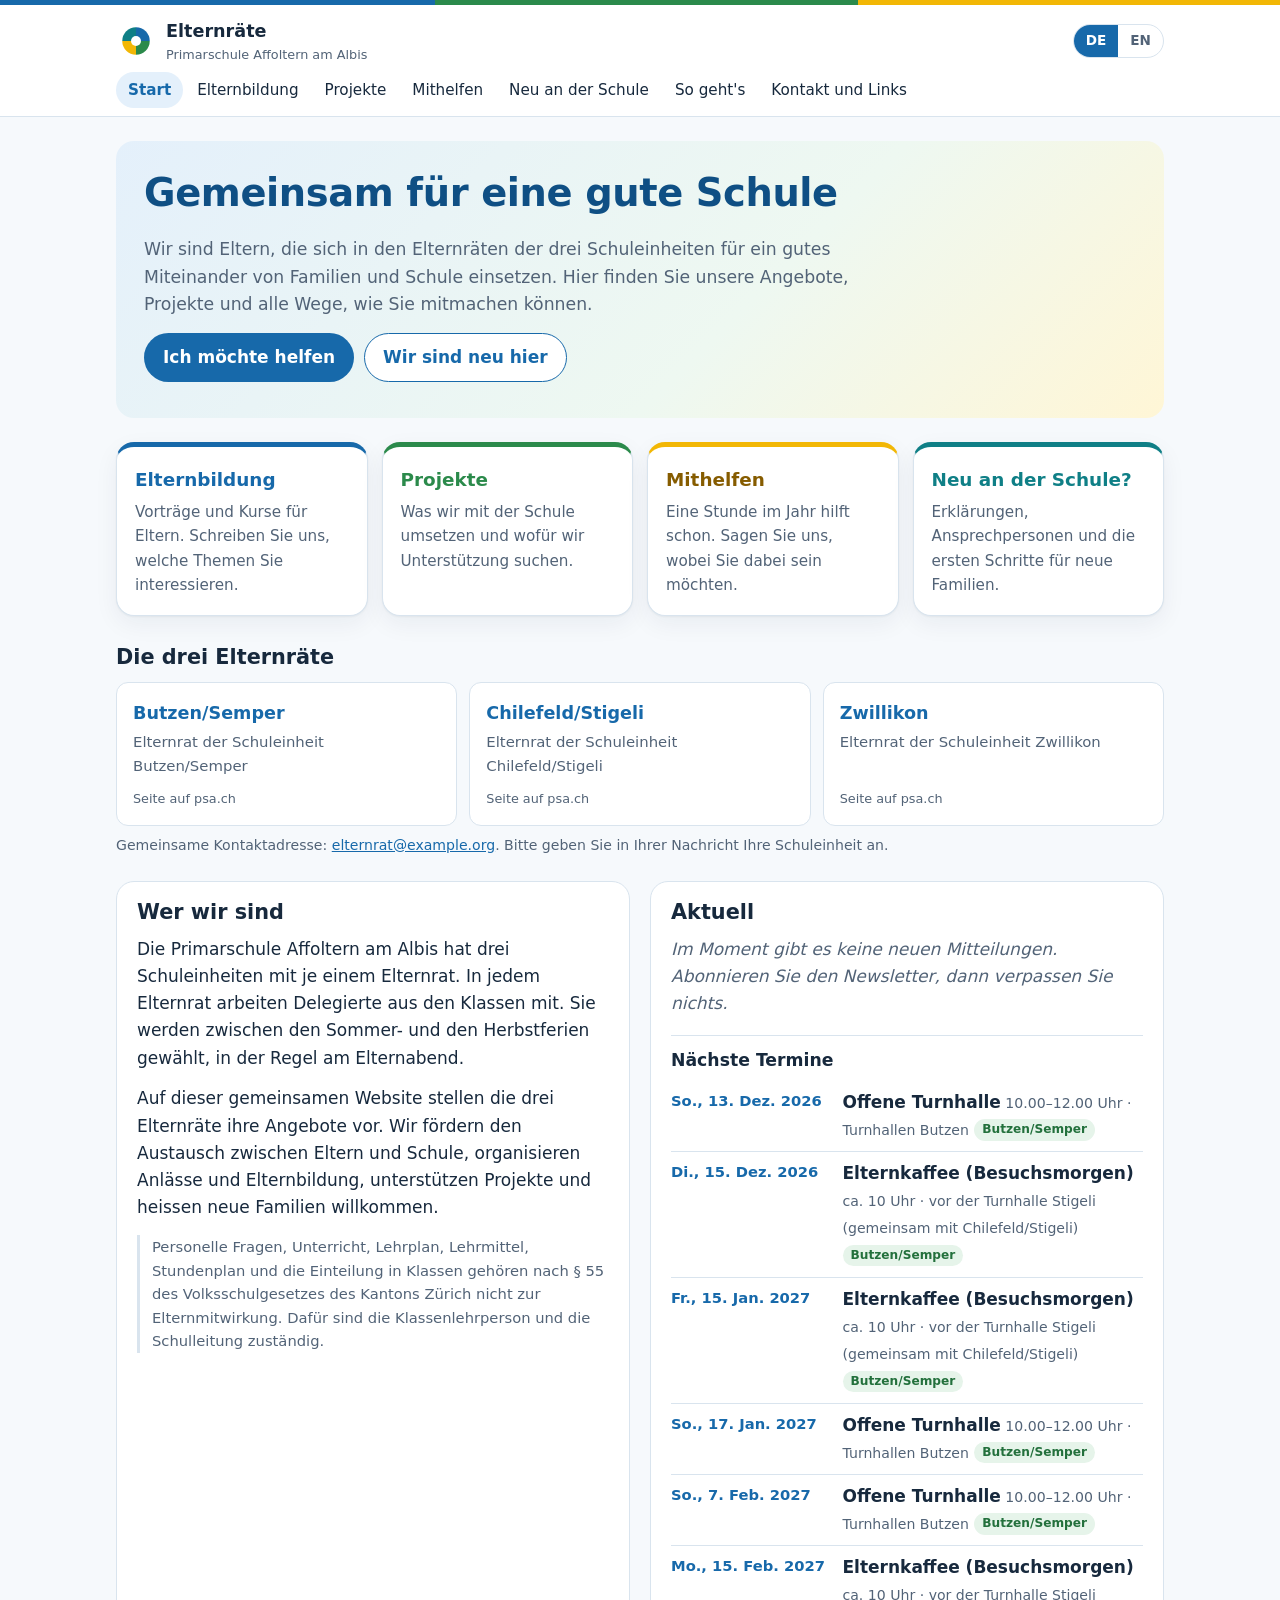
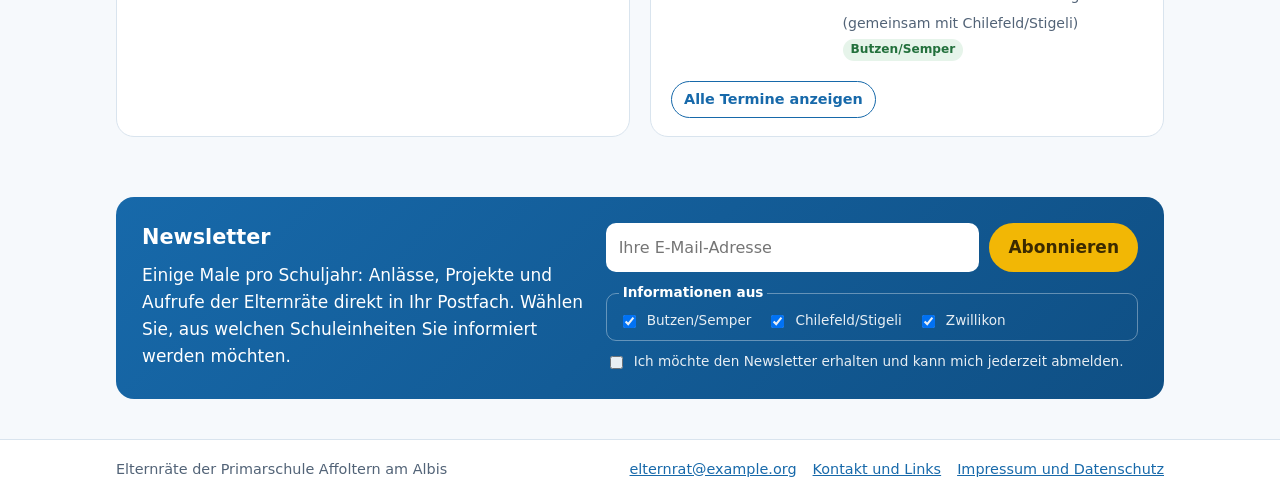
<file: website/index.html>
<!doctype html>
<html lang="de-CH">
<head>
  <meta charset="utf-8">
  <meta name="viewport" content="width=device-width, initial-scale=1">
  <title>Elternräte Primarschule Affoltern am Albis</title>
  <meta name="description" content="Elternräte der Primarschule Affoltern am Albis: Elternbildung, Projekte, Mithelfen, Informationen für neue Familien und Newsletter.">
  <link rel="alternate" hreflang="en" href="en.html">
  <link rel="icon" href="favicon.svg" type="image/svg+xml">
  <link rel="stylesheet" href="styles.css">
</head>
<body>
  <a class="skip" href="#inhalt">Zum Inhalt springen</a>

  <header class="site-header">
    <div class="wrap header-inner">
      <a class="brand" href="#start" data-tab="start">
        <span class="brand-mark" aria-hidden="true"></span>
        <span>
          <span class="brand-title">Elternräte</span>
          <span class="brand-sub">Primarschule Affoltern am Albis</span>
        </span>
      </a>
      <div class="header-tools">
        <nav class="lang-switch" aria-label="Sprache">
          <span aria-current="true">DE</span>
          <a href="en.html" hreflang="en" lang="en" data-lang-link title="English">EN</a>
        </nav>
        <button class="menu-btn" type="button" aria-expanded="false" aria-controls="nav">Menü</button>
      </div>
    </div>
    <nav class="wrap nav" id="nav" aria-label="Hauptnavigation">
      <a href="#start" data-tab="start">Start</a>
      <a href="#elternbildung" data-tab="elternbildung">Elternbildung</a>
      <a href="#projekte" data-tab="projekte">Projekte</a>
      <a href="#mithelfen" data-tab="mithelfen">Mithelfen</a>
      <a href="#neu" data-tab="neu">Neu an der Schule</a>
      <a href="#so-gehts" data-tab="so-gehts">So geht's</a>
      <a href="#kontakt" data-tab="kontakt">Kontakt und Links</a>
    </nav>
  </header>

  <main id="inhalt" class="wrap" tabindex="-1">

    <!-- Start -->
    <section class="tab" id="tab-start" data-section="start">
      <div class="hero">
        <h1>Gemeinsam für eine gute Schule</h1>
        <p class="lead">Wir sind Eltern, die sich in den Elternräten der drei Schuleinheiten für ein gutes Miteinander von Familien und Schule einsetzen. Hier finden Sie unsere Angebote, Projekte und alle Wege, wie Sie mitmachen können.</p>
        <p class="actions">
          <a class="btn" href="#mithelfen" data-tab="mithelfen">Ich möchte helfen</a>
          <a class="btn btn-ghost" href="#neu" data-tab="neu">Wir sind neu hier</a>
        </p>
      </div>

      <div class="tiles">
        <a class="tile t1" href="#elternbildung" data-tab="elternbildung">
          <strong>Elternbildung</strong>
          <span>Vorträge und Kurse für Eltern. Schreiben Sie uns, welche Themen Sie interessieren.</span>
        </a>
        <a class="tile t2" href="#projekte" data-tab="projekte">
          <strong>Projekte</strong>
          <span>Was wir mit der Schule umsetzen und wofür wir Unterstützung suchen.</span>
        </a>
        <a class="tile t3" href="#mithelfen" data-tab="mithelfen">
          <strong>Mithelfen</strong>
          <span>Eine Stunde im Jahr hilft schon. Sagen Sie uns, wobei Sie dabei sein möchten.</span>
        </a>
        <a class="tile t4" href="#neu" data-tab="neu">
          <strong>Neu an der Schule?</strong>
          <span>Erklärungen, Ansprechpersonen und die ersten Schritte für neue Familien.</span>
        </a>
      </div>

      <h2>Die drei Elternräte</h2>
      <div class="units">
        <a class="unit-card" href="https://www.psa.ch/sebutzenfs" target="_blank" rel="noopener"><strong>Butzen/Semper</strong><span>Elternrat der Schuleinheit Butzen/Semper</span><small>Seite auf psa.ch</small></a>
        <a class="unit-card" href="https://www.psa.ch/sechilefeldfs" target="_blank" rel="noopener"><strong>Chilefeld/Stigeli</strong><span>Elternrat der Schuleinheit Chilefeld/Stigeli</span><small>Seite auf psa.ch</small></a>
        <a class="unit-card" href="https://psa.ch/de/schule/elternbildung/sezwillikonfs" target="_blank" rel="noopener"><strong>Zwillikon</strong><span>Elternrat der Schuleinheit Zwillikon</span><small>Seite auf psa.ch</small></a>
      </div>
      <p class="meta">Gemeinsame Kontaktadresse: <a data-email href="#"></a>. Bitte geben Sie in Ihrer Nachricht Ihre Schuleinheit an.</p>

      <div class="grid-2">
        <section class="panel">
          <h2>Wer wir sind</h2>
          <p>Die Primarschule Affoltern am Albis hat drei Schuleinheiten mit je einem Elternrat. In jedem Elternrat arbeiten Delegierte aus den Klassen mit. Sie werden zwischen den Sommer- und den Herbstferien gewählt, in der Regel am Elternabend.</p>
          <p>Auf dieser gemeinsamen Website stellen die drei Elternräte ihre Angebote vor. Wir fördern den Austausch zwischen Eltern und Schule, organisieren Anlässe und Elternbildung, unterstützen Projekte und heissen neue Familien willkommen.</p>
          <p class="note-line">Personelle Fragen, Unterricht, Lehrplan, Lehrmittel, Stundenplan und die Einteilung in Klassen gehören nach § 55 des Volksschulgesetzes des Kantons Zürich nicht zur Elternmitwirkung. Dafür sind die Klassenlehrperson und die Schulleitung zuständig.</p>
        </section>
        <section class="panel">
          <h2>Aktuell</h2>
          <div id="news"></div>
          <h3 class="sub-h">Nächste Termine</h3>
          <div id="termine"></div>
        </section>
      </div>
    </section>

    <!-- Elternbildung -->
    <section class="tab" id="tab-elternbildung" data-section="elternbildung" hidden>
      <h1>Elternbildung</h1>
      <p class="lead">Kinder wachsen, Fragen wachsen mit. Wir organisieren Vorträge und Austauschabende zu Themen, die Eltern beschäftigen, und sammeln gute Angebote aus der Region.</p>

      <label class="unit-filter">Schuleinheit
        <select data-unit-filter>
          <option value="">Alle anzeigen</option>
          <option>Butzen/Semper</option>
          <option>Chilefeld/Stigeli</option>
          <option>Zwillikon</option>
        </select>
      </label>
      <h2>Unsere nächsten Anlässe</h2>
      <div id="events"></div>

      <section class="panel">
        <h2>Schreiben Sie uns Ihre Themen</h2>
        <p>Welche Themen interessieren Sie? Je mehr Eltern sich melden, desto besser können wir planen.</p>
        <form class="form" data-form="themen">
          <fieldset>
            <legend>Themen, die mich interessieren</legend>
            <div class="check-grid">
              <label class="check"><input type="checkbox" name="themen" value="Kinder und Medien, Handy, Bildschirmzeit"> <span>Kinder und Medien, Handy, Bildschirmzeit</span></label>
              <label class="check"><input type="checkbox" name="themen" value="Lernen zu Hause und Hausaufgaben"> <span>Lernen zu Hause und Hausaufgaben</span></label>
              <label class="check"><input type="checkbox" name="themen" value="Mobbing und Konflikte unter Kindern"> <span>Mobbing und Konflikte unter Kindern</span></label>
              <label class="check"><input type="checkbox" name="themen" value="Übertritt in die Sekundarschule"> <span>Übertritt in die Sekundarschule</span></label>
              <label class="check"><input type="checkbox" name="themen" value="Mehrsprachigkeit in der Familie"> <span>Mehrsprachigkeit in der Familie</span></label>
              <label class="check"><input type="checkbox" name="themen" value="Ernährung und Bewegung"> <span>Ernährung und Bewegung</span></label>
              <label class="check"><input type="checkbox" name="themen" value="Taschengeld und Umgang mit Geld"> <span>Taschengeld und Umgang mit Geld</span></label>
              <label class="check"><input type="checkbox" name="themen" value="Erste Hilfe bei Kindern"> <span>Erste Hilfe bei Kindern</span></label>
              <label class="check"><input type="checkbox" name="themen" value="Grenzen setzen und Erziehung im Alltag"> <span>Grenzen setzen und Erziehung im Alltag</span></label>
            </div>
          </fieldset>
          <label>Eigener Vorschlag <span class="hint">freiwillig</span><textarea name="vorschlag" rows="3" maxlength="1500"></textarea></label>
          <div class="row">
            <label>Welche Zeit passt Ihnen am besten?
              <select name="zeit">
                <option value="">keine Angabe</option>
                <option>Unter der Woche, abends</option>
                <option>Samstagvormittag</option>
                <option>Online</option>
              </select>
            </label>
            <label>E-Mail <span class="hint">freiwillig, falls wir Sie einladen dürfen</span><input name="email" type="email" maxlength="200" autocomplete="email"></label>
          </div>
          <div class="row">
            <label>Schuleinheit
              <select name="schuleinheit">
                <option>Alle Schuleinheiten</option>
                <option>Butzen/Semper</option>
                <option>Chilefeld/Stigeli</option>
                <option>Zwillikon</option>
              </select>
            </label>
          </div>
          <button type="submit" class="btn">Themen senden</button>
          <p class="form-status" role="status" aria-live="polite"></p>
        </form>
      </section>

      <h2>Angebote für Eltern in der Region und in der Schweiz</h2>
      <p class="meta">Eine Auswahl öffentlicher und gemeinnütziger Angebote. Kursdaten und Preise finden Sie jeweils auf den Seiten der Anbieter.</p>
      <div class="link-grid">
        <a class="link-card" href="https://www.elternbildung.ch/agenda" target="_blank" rel="noopener">
          <strong>Elternbildung CH</strong>
          <span>Dachverband der Elternbildung in der Schweiz mit Agenda für Kurse und Vorträge, auch online.</span>
          <small>elternbildung.ch</small>
        </a>
        <a class="link-card" href="https://www.zh.ch/de/familie/angebote-fuer-familien-mit-kindern/elternbildung/kurse-und-veranstaltungen.html" target="_blank" rel="noopener">
          <strong>Elternbildung Kanton Zürich</strong>
          <span>Kurse und Veranstaltungen für Eltern im Kanton Zürich, zusammengestellt von der kantonalen Geschäftsstelle Elternbildung.</span>
          <small>zh.ch</small>
        </a>
        <a class="link-card" href="https://www.zh.ch/de/familie/angebote-fuer-familien-mit-kindern/elternbildung/kantonale-elternbildungsangebote.html" target="_blank" rel="noopener">
          <strong>Angebote für fremdsprachige Eltern</strong>
          <span>Kantonale Programme wie «Startklar» und «Deutsch für Eltern» sowie Femmes-Tische und Männer-Tische.</span>
          <small>zh.ch</small>
        </a>
        <a class="link-card" href="https://www.femmestische.ch" target="_blank" rel="noopener">
          <strong>Femmes-Tische und Männer-Tische</strong>
          <span>Moderierte Gesprächsrunden in kleinen Gruppen, oft in der Muttersprache der Teilnehmenden. Informationen in vielen Sprachen.</span>
          <small>femmestische.ch</small>
        </a>
        <a class="link-card" href="https://www.kinderschutz.ch" target="_blank" rel="noopener">
          <strong>Elternkurs «Starke Eltern – Starke Kinder»</strong>
          <span>Kurs von Kinderschutz Schweiz zu Erziehung im Alltag und gewaltfreier Konfliktlösung, vor Ort und online.</span>
          <small>kinderschutz.ch</small>
        </a>
        <a class="link-card" href="https://www.jugendundmedien.ch" target="_blank" rel="noopener">
          <strong>Jugend und Medien</strong>
          <span>Plattform des Bundes zur Medienkompetenz mit Tipps für Eltern nach Alter der Kinder.</span>
          <small>jugendundmedien.ch</small>
        </a>
        <a class="link-card" href="https://www.projuventute.ch/de/elternberatung" target="_blank" rel="noopener">
          <strong>Pro Juventute Elternberatung</strong>
          <span>Beratung für Eltern rund um die Uhr sowie die Elternbriefe für die ersten Lebensjahre.</span>
          <small>projuventute.ch</small>
        </a>
        <a class="link-card" href="https://keo-zh.ch" target="_blank" rel="noopener">
          <strong>KEO Kanton Zürich</strong>
          <span>Kantonale Elternmitwirkungsorganisation mit Weiterbildungen und Austausch für Elternräte.</span>
          <small>keo-zh.ch</small>
        </a>
      </div>
    </section>

    <!-- Projekte -->
    <section class="tab" id="tab-projekte" data-section="projekte" hidden>
      <h1>Projekte</h1>
      <p class="lead">Gemeinsam mit der Schule setzen wir Projekte um, die den Kindern und Familien zugutekommen. Für einige suchen wir noch Unterstützung.</p>

      <label class="unit-filter">Schuleinheit
        <select data-unit-filter>
          <option value="">Alle anzeigen</option>
          <option>Butzen/Semper</option>
          <option>Chilefeld/Stigeli</option>
          <option>Zwillikon</option>
        </select>
      </label>
      <h2>Wir suchen Unterstützung</h2>
      <div id="needs"></div>

      <h2>Aktuelle Projekte</h2>
      <div id="projects"></div>

      <h2>Ideen, die wir prüfen</h2>
      <p>Diese Ideen sind noch in Planung. Möchten Sie bei einer davon mitmachen? Melden Sie sich mit dem Formular unten.</p>
      <div id="ideen" class="idea-grid"></div>

      <section class="panel">
        <h2>Melden Sie sich, wenn Sie helfen möchten</h2>
        <form class="form" data-form="projekt">
          <div class="row">
            <label>Name <input name="name" required maxlength="120" autocomplete="name"></label>
            <label>E-Mail <input name="email" type="email" required maxlength="200" autocomplete="email"></label>
          </div>
          <div class="row">
            <label>Bei welchem Projekt?
              <select name="projekt" id="project-select"><option value="Allgemein">Ich bin offen für alles</option></select>
            </label>
            <label>Schuleinheit
              <select name="schuleinheit">
                <option>Alle Schuleinheiten</option>
                <option>Butzen/Semper</option>
                <option>Chilefeld/Stigeli</option>
                <option>Zwillikon</option>
              </select>
            </label>
          </div>
          <label>Nachricht <span class="hint">freiwillig, zum Beispiel Klasse Ihres Kindes oder wann Sie Zeit haben</span><textarea name="nachricht" rows="3" maxlength="1500"></textarea></label>
          <label class="check"><input type="checkbox" name="einwilligung" required> <span>Ich bin einverstanden, dass der Elternrat meine Angaben für die Organisation dieses Projekts verwendet.</span></label>
          <button type="submit" class="btn">Ich helfe mit</button>
          <p class="form-status" role="status" aria-live="polite"></p>
        </form>
      </section>

      <section class="panel">
        <h2>Haben Sie eine Projektidee?</h2>
        <p>Schreiben Sie uns, was Sie sich für die Schule wünschen und wie Sie sich die Umsetzung vorstellen. Der Elternrat Ihrer Schuleinheit bespricht die Idee an seiner nächsten Sitzung und gibt Ihnen Rückmeldung. Ideen für alle drei Schuleinheiten besprechen die Elternräte gemeinsam.</p>
        <form class="form" data-form="idee">
          <label>Ihre Idee <textarea name="idee" required rows="4" maxlength="2000"></textarea></label>
          <div class="row">
            <label>Schuleinheit
              <select name="schuleinheit">
                <option>Alle Schuleinheiten</option>
                <option>Butzen/Semper</option>
                <option>Chilefeld/Stigeli</option>
                <option>Zwillikon</option>
              </select>
            </label>
          </div>
          <div class="row">
            <label>Name <span class="hint">freiwillig</span><input name="name" maxlength="120" autocomplete="name"></label>
            <label>E-Mail <span class="hint">für unsere Rückmeldung</span><input name="email" type="email" maxlength="200" autocomplete="email"></label>
          </div>
          <button type="submit" class="btn">Idee senden</button>
          <p class="form-status" role="status" aria-live="polite"></p>
        </form>
      </section>
    </section>

    <!-- Mithelfen -->
    <section class="tab" id="tab-mithelfen" data-section="mithelfen" hidden>
      <h1>Möchten Sie der Schule helfen?</h1>
      <p class="lead">Nicht alle haben Zeit für ein Amt im Elternrat. Viele können aber ab und zu eine Stunde helfen, einen Kuchen backen oder etwas übersetzen. Sagen Sie uns, wobei wir Sie anfragen dürfen. Sie entscheiden jedes Mal selbst, ob es passt.</p>

      <div class="help-grid">
        <div class="help-card"><strong>Anlässe</strong><span>Aufbau, Standbetreuung oder Aufräumen bei Sporttag, Räbeliechtli, Flohmarkt und Festen.</span></div>
        <div class="help-card"><strong>Backen und Verpflegung</strong><span>Ein Kuchen für den Kuchenstand oder Hilfe bei einer Znüni-Aktion.</span></div>
        <div class="help-card"><strong>Übersetzen</strong><span>Kurz für eine Familie übersetzen, die noch wenig Deutsch spricht.</span></div>
        <div class="help-card"><strong>Begleitung</strong><span>Klassen bei Ausflügen begleiten oder den Schulweg sicherer machen.</span></div>
        <div class="help-card"><strong>Beruf und Hobby zeigen</strong><span>Den Kindern bei einer Projektwoche den eigenen Beruf oder ein Hobby vorstellen.</span></div>
        <div class="help-card"><strong>Im Elternrat mitwirken</strong><span>Als Delegierte oder Delegierter die Eltern Ihrer Klasse vertreten.</span></div>
      </div>

      <section class="panel">
        <h2>Ich helfe gerne</h2>
        <form class="form" data-form="helfen">
          <div class="row">
            <label>Name <input name="name" required maxlength="120" autocomplete="name"></label>
            <label>E-Mail <input name="email" type="email" required maxlength="200" autocomplete="email"></label>
          </div>
          <div class="row">
            <label>Telefon <span class="hint">freiwillig</span><input name="telefon" type="tel" maxlength="40" autocomplete="tel"></label>
            <label>Schuleinheit
              <select name="schuleinheit">
                <option>Weiss ich noch nicht</option>
                <option>Butzen/Semper</option>
                <option>Chilefeld/Stigeli</option>
                <option>Zwillikon</option>
              </select>
            </label>
          </div>
          <fieldset>
            <legend>Wobei dürfen wir Sie anfragen?</legend>
            <div class="check-grid">
              <label class="check"><input type="checkbox" name="bereiche" value="Anlässe"> <span>Anlässe</span></label>
              <label class="check"><input type="checkbox" name="bereiche" value="Backen und Verpflegung"> <span>Backen und Verpflegung</span></label>
              <label class="check"><input type="checkbox" name="bereiche" value="Übersetzen"> <span>Übersetzen</span></label>
              <label class="check"><input type="checkbox" name="bereiche" value="Begleitung"> <span>Begleitung</span></label>
              <label class="check"><input type="checkbox" name="bereiche" value="Beruf oder Hobby zeigen"> <span>Beruf oder Hobby zeigen</span></label>
              <label class="check"><input type="checkbox" name="bereiche" value="Handwerk und Basteln"> <span>Handwerk und Basteln</span></label>
              <label class="check"><input type="checkbox" name="bereiche" value="IT und Technik"> <span>IT und Technik</span></label>
              <label class="check"><input type="checkbox" name="bereiche" value="Interesse am Elternrat"> <span>Interesse am Elternrat</span></label>
            </div>
          </fieldset>
          <div class="row">
            <label>Wie oft?
              <select name="haeufigkeit">
                <option>Einmal pro Jahr</option>
                <option>Ab und zu eine Stunde</option>
                <option>Regelmässig</option>
              </select>
            </label>
            <label>Sprachen, die Sie sprechen <span class="hint">freiwillig</span><input name="sprachen" maxlength="120"></label>
          </div>
          <label class="check"><input type="checkbox" name="einwilligung" required> <span>Ich bin einverstanden, dass der Elternrat mich für passende Einsätze kontaktiert. Ich kann mich jederzeit wieder abmelden.</span></label>
          <button type="submit" class="btn">Anmelden</button>
          <p class="form-status" role="status" aria-live="polite"></p>
        </form>
      </section>
    </section>

    <!-- Neu an der Schule -->
    <section class="tab" id="tab-neu" data-section="neu" hidden>
      <h1>Neu an der Schule?</h1>
      <p class="lead">Herzlich willkommen in Affoltern am Albis! Der Anfang an einer neuen Schule wirft viele Fragen auf. Hier finden Sie die wichtigsten Antworten und Menschen, die Ihnen gerne weiterhelfen.</p>

      <div class="panel info">
        <p><strong>English?</strong> This website is also available <a href="en.html#neu" lang="en">in English</a>.</p>
        <p><strong>Andere Sprache?</strong> Sie können diese Seite in Ihrer Sprache lesen. In Chrome und Edge klicken Sie mit der rechten Maustaste und wählen «Übersetzen». In Safari auf dem iPhone tippen Sie auf «Aa» in der Adresszeile und dann auf «Website übersetzen».</p>
      </div>

      <h2>Die ersten Schritte</h2>
      <ol class="steps-list">
        <li><strong>Klassenlehrperson kennenlernen.</strong> Sie ist Ihre erste Ansprechperson für alle Fragen zu Ihrem Kind.</li>
        <li><strong>Elternabend besuchen.</strong> Dort erfahren Sie, wie das Schuljahr abläuft, und lernen andere Eltern kennen.</li>
        <li><strong>Newsletter abonnieren.</strong> So verpassen Sie keine Anlässe des Elternrats.</li>
        <li><strong>Eine Buddy-Familie finden.</strong> Eine Familie, die schon länger hier ist, beantwortet Ihre Fragen und begleitet Sie beim ersten Anlass.</li>
      </ol>

      <h2>Kleines ABC</h2>
      <dl class="glossary">
        <div><dt>Klassenlehrperson</dt><dd>Die Lehrerin oder der Lehrer, die oder der für die Klasse verantwortlich ist. Erste Ansprechperson für Eltern.</dd></div>
        <div><dt>Schulleitung</dt><dd>Leitet eine Schuleinheit. Nächste Ansprechstelle, wenn eine Frage mit der Klassenlehrperson nicht geklärt werden kann.</dd></div>
        <div><dt>Elternabend</dt><dd>Informationsabend der Klassenlehrperson für die Eltern einer Klasse, meist zu Beginn des Schuljahres.</dd></div>
        <div><dt>Elternrat</dt><dd>Eltern, die gemeinsam mit der Schule Anlässe und Projekte organisieren und die Anliegen der Eltern einbringen.</dd></div>
        <div><dt>Znüni</dt><dd>Kleine Zwischenmahlzeit in der Vormittagspause, zum Beispiel Obst, Gemüse oder Brot.</dd></div>
        <div><dt>Schulergänzende Betreuung</dt><dd>Betreuung vor und nach dem Unterricht und über Mittag. Auskunft gibt die Schulverwaltung.</dd></div>
      </dl>
      <p>Weitere Begriffe und Regeln erklärt die Schule im <a href="https://www.psa.ch/elternabc" target="_blank" rel="noopener">ABC der Primarschule Affoltern am Albis</a>.</p>

      <section class="panel">
        <h2>Eltern-Buddy</h2>
        <p>Möchten Sie von einer Familie begleitet werden, die schon länger hier lebt? Oder möchten Sie selbst eine neue Familie begleiten? Melden Sie sich bei uns.</p>
        <form class="form" data-form="buddy">
          <fieldset>
            <legend>Ich möchte …</legend>
            <label class="check"><input type="radio" name="art" value="Wir sind neu und möchten begleitet werden" checked> <span>… begleitet werden. Wir sind neu hier.</span></label>
            <label class="check"><input type="radio" name="art" value="Wir begleiten gerne eine neue Familie"> <span>… eine neue Familie begleiten.</span></label>
          </fieldset>
          <div class="row">
            <label>Name <input name="name" required maxlength="120" autocomplete="name"></label>
            <label>E-Mail <input name="email" type="email" required maxlength="200" autocomplete="email"></label>
          </div>
          <div class="row">
            <label>Sprachen <span class="hint">zum Beispiel Deutsch, Portugiesisch</span><input name="sprachen" maxlength="120"></label>
            <label>Schuleinheit
              <select name="schuleinheit">
                <option>Weiss ich noch nicht</option>
                <option>Butzen/Semper</option>
                <option>Chilefeld/Stigeli</option>
                <option>Zwillikon</option>
              </select>
            </label>
          </div>
          <label class="check"><input type="checkbox" name="einwilligung" required> <span>Ich bin einverstanden, dass der Elternrat meinen Namen und meine E-Mail-Adresse an die vermittelte Familie weitergibt.</span></label>
          <button type="submit" class="btn">Eintragen</button>
          <p class="form-status" role="status" aria-live="polite"></p>
        </form>
      </section>

      <h2>Hilfe und Beratung</h2>
      <ul class="plain">
        <li><strong>kjz Affoltern</strong> (Kinder- und Jugendhilfezentrum): kostenlose und vertrauliche Erziehungs-, Familien- sowie Mütter- und Väterberatung. Im Winkel 2, 8910 Affoltern am Albis, Telefon 043 259 93 33. <a href="https://www.zh.ch/de/bildungsdirektion/amt-fuer-jugend-und-berufsberatung/kjz-affoltern.html" target="_blank" rel="noopener">Website</a></li>
        <li><strong>Elternnotruf</strong>: Beratung rund um die Uhr, Telefon 0848 35 45 55. <a href="https://www.elternnotruf.ch" target="_blank" rel="noopener">elternnotruf.ch</a></li>
        <li><strong>Pro Juventute Elternberatung</strong>: Telefon 058 261 61 61, rund um die Uhr. <a href="https://www.projuventute.ch/de/elternberatung" target="_blank" rel="noopener">projuventute.ch</a></li>
      </ul>
    </section>

    <!-- So geht's -->
    <section class="tab" id="tab-so-gehts" data-section="so-gehts" hidden>
      <h1>So geht's</h1>
      <p class="lead">Eine kurze Anleitung zu dieser Website und dazu, wie Sie sich einbringen können.</p>

      <ol class="tutorial">
        <li>
          <h2>Informiert bleiben</h2>
          <p>Abonnieren Sie unten auf jeder Seite unseren Newsletter. Sie erhalten einige Male pro Schuljahr eine E-Mail mit Anlässen, Projekten und Aufrufen. Die Abmeldung ist jederzeit mit einem Klick möglich.</p>
          <a class="btn btn-small btn-ghost" href="#newsletter">Zum Newsletter</a>
        </li>
        <li>
          <h2>Elternbildung</h2>
          <p>Unter «Elternbildung» finden Sie unsere nächsten Vorträge und Angebote aus der Region. Mit dem Formular sagen Sie uns, welche Themen Sie interessieren. Daraus planen wir die nächsten Anlässe.</p>
          <a class="btn btn-small btn-ghost" href="#elternbildung" data-tab="elternbildung">Zur Elternbildung</a>
        </li>
        <li>
          <h2>Bei einem Projekt helfen</h2>
          <p>Unter «Projekte» steht, wofür wir gerade Unterstützung suchen, zum Beispiel: «Sporttag, 6 Personen von 8 bis 12 Uhr». Wählen Sie das Projekt im Formular aus und senden Sie es ab. Wir melden uns mit allen Details.</p>
          <a class="btn btn-small btn-ghost" href="#projekte" data-tab="projekte">Zu den Projekten</a>
        </li>
        <li>
          <h2>Sich als Helferin oder Helfer melden</h2>
          <p>Unter «Mithelfen» geben Sie an, wobei wir Sie anfragen dürfen und wie oft. Wir schreiben Ihnen dann nur, wenn etwas zu Ihnen passt. Ein Nein ist immer in Ordnung.</p>
          <a class="btn btn-small btn-ghost" href="#mithelfen" data-tab="mithelfen">Zum Mithelfen</a>
        </li>
        <li>
          <h2>Eine Idee oder ein Anliegen einbringen</h2>
          <p>Ideen für die Schule senden Sie unter «Projekte». Der Elternrat Ihrer Schuleinheit bespricht jede Idee an seiner Sitzung und gibt Rückmeldung. Fragen zu Ihrem Kind, zu Lehrpersonen oder zum Unterricht klären Sie bitte mit der Klassenlehrperson oder der Schulleitung.</p>
        </li>
        <li>
          <h2>Im Elternrat mitwirken</h2>
          <p>Jede Schuleinheit hat einen eigenen Elternrat. Die Delegierten werden zwischen den Sommer- und den Herbstferien gewählt, in der Regel am Elternabend Ihrer Klasse. Wenn Sie sich vorstellen können mitzumachen, kreuzen Sie unter «Mithelfen» das Feld «Interesse am Elternrat» an. Wir melden uns vor dem Elternabend bei Ihnen.</p>
        </li>
        <li>
          <h2>Was passiert mit meinen Angaben?</h2>
          <p>Die Formulare senden Ihre Angaben per E-Mail an die gemeinsame Adresse der Elternräte. Wir leiten sie an den Elternrat Ihrer Schuleinheit weiter, verwenden sie nur für den angegebenen Zweck und löschen sie auf Wunsch jederzeit. Mehr dazu im <a href="#impressum" data-tab="impressum">Impressum und Datenschutz</a>.</p>
        </li>
      </ol>
    </section>

    <!-- Kontakt und Links -->
    <section class="tab" id="tab-kontakt" data-section="kontakt" hidden>
      <h1>Kontakt und Links</h1>

      <div class="grid-2">
        <section class="panel">
          <h2>Elternräte</h2>
          <p>Gemeinsame Adresse der drei Elternräte: <a data-email href="#"></a>. Bitte nennen Sie Ihre Schuleinheit, damit wir Ihre Nachricht weiterleiten können.</p>
          <p id="fb-contact"></p>
          <p>Die drei Elternräte auf der Website der Schule:</p>
          <ul class="plain">
            <li><a href="https://www.psa.ch/sebutzenfs" target="_blank" rel="noopener">Elternrat Butzen/Semper</a></li>
            <li><a href="https://www.psa.ch/sechilefeldfs" target="_blank" rel="noopener">Elternrat Chilefeld/Stigeli</a></li>
            <li><a href="https://psa.ch/de/schule/elternbildung/sezwillikonfs" target="_blank" rel="noopener">Elternrat Zwillikon</a></li>
          </ul>
        </section>

        <section class="panel">
          <h2>Primarschule Affoltern am Albis</h2>
          <address>
            Schulverwaltung<br>
            Obere Seewadelstrasse 14<br>
            8910 Affoltern am Albis<br>
            Telefon <a href="tel:+41433226010">043 322 60 10</a><br>
            <a href="mailto:primarschule@stadtaffoltern.ch">primarschule@stadtaffoltern.ch</a>
          </address>
          <p class="meta">Öffnungszeiten laut Website der Schule: Montag bis Freitag 8.00 bis 11.30 Uhr, Montag und Donnerstag zusätzlich 13.30 bis 17.00 Uhr.</p>
          <p><a href="https://www.psa.ch" target="_blank" rel="noopener">psa.ch</a> · <a href="https://www.psa.ch/elternabc" target="_blank" rel="noopener">ABC der Schule</a></p>
        </section>
      </div>

      <h2>Wichtige Adressen</h2>
      <div class="link-grid">
        <a class="link-card" href="https://www.zh.ch/de/bildungsdirektion/amt-fuer-jugend-und-berufsberatung/kjz-affoltern.html" target="_blank" rel="noopener">
          <strong>kjz Affoltern</strong>
          <span>Erziehungs-, Familien- sowie Mütter- und Väterberatung. Im Winkel 2, 8910 Affoltern am Albis, 043 259 93 33.</span>
          <small>zh.ch</small>
        </a>
        <a class="link-card" href="https://www.stadtaffoltern.ch/lebenssituationen/62587" target="_blank" rel="noopener">
          <strong>Stadt Affoltern am Albis: Familie und Kinder</strong>
          <span>Angebote und Anlaufstellen für Familien in Affoltern.</span>
          <small>stadtaffoltern.ch</small>
        </a>
        <a class="link-card" href="https://www.elternnotruf.ch" target="_blank" rel="noopener">
          <strong>Elternnotruf</strong>
          <span>Beratung für Eltern rund um die Uhr, 0848 35 45 55.</span>
          <small>elternnotruf.ch</small>
        </a>
        <a class="link-card" href="https://www.projuventute.ch/de/elternberatung" target="_blank" rel="noopener">
          <strong>Pro Juventute Elternberatung</strong>
          <span>Beratung rund um die Uhr, 058 261 61 61.</span>
          <small>projuventute.ch</small>
        </a>
        <a class="link-card" href="https://www.elternbildung.ch" target="_blank" rel="noopener">
          <strong>Elternbildung CH</strong>
          <span>Kurse, Vorträge und Informationen für Eltern in der ganzen Schweiz.</span>
          <small>elternbildung.ch</small>
        </a>
        <a class="link-card" href="https://www.zh.ch/de/familie/angebote-fuer-familien-mit-kindern/elternbildung.html" target="_blank" rel="noopener">
          <strong>Elternbildung Kanton Zürich</strong>
          <span>Kantonale Angebote und Kursübersicht für Eltern.</span>
          <small>zh.ch</small>
        </a>
        <a class="link-card" href="https://keo-zh.ch" target="_blank" rel="noopener">
          <strong>KEO Kanton Zürich</strong>
          <span>Dachorganisation der Elternmitwirkung im Kanton Zürich.</span>
          <small>keo-zh.ch</small>
        </a>
        <a class="link-card" href="https://www.jugendundmedien.ch" target="_blank" rel="noopener">
          <strong>Jugend und Medien</strong>
          <span>Medienkompetenz: Tipps für Eltern.</span>
          <small>jugendundmedien.ch</small>
        </a>
      </div>
      <p class="meta">Notfall: Polizei 117, Sanität 144, Beratung für Kinder und Jugendliche 147.</p>
    </section>

    <!-- Impressum und Datenschutz -->
    <section class="tab" id="tab-impressum" data-section="impressum" hidden>
      <h1>Impressum und Datenschutz</h1>
      <section class="panel">
        <h2>Verantwortlich für diese Website</h2>
        <p>Die Elternräte der Primarschule Affoltern am Albis: Butzen/Semper, Chilefeld/Stigeli und Zwillikon. Die Elternräte sind die Gremien der Elternmitwirkung der Schuleinheiten. Die Website ist kein Angebot der Schulverwaltung.</p>
        <p>Kontakt: <a data-email href="#"></a></p>
        <div class="table-wrap">
          <table>
            <thead><tr><th>Elternrat</th><th>Verantwortlich für die Inhalte</th></tr></thead>
            <tbody id="responsible"></tbody>
          </table>
        </div>
      </section>
      <section class="panel">
        <h2>Datenschutz</h2>
        <p>Diese Website setzt keine Cookies, verwendet keine Statistik- oder Werbedienste und bindet keine Inhalte von Facebook oder anderen sozialen Netzwerken ein. Links zu anderen Websites öffnen deren Seiten; dort gelten deren Datenschutzbestimmungen.</p>
        <p>Wenn Sie ein Formular nutzen, werden Ihre Angaben per E-Mail an die gemeinsame Adresse der Elternräte gesendet. Wir verwenden sie nur für den Zweck, den Sie im Formular angeben, leiten sie an den Elternrat Ihrer Schuleinheit weiter und geben sie nicht an Dritte weiter. Angaben zu Einsätzen und Anlässen löschen wir spätestens am Ende des Schuljahres, sofern Sie nicht ausdrücklich in unserer Liste der Helferinnen und Helfer bleiben möchten.</p>
        <p id="privacy-google" hidden>Für Anmeldungen zu Einsätzen verwenden wir ein Google-Formular. Ihre Angaben werden in einem Google-Konto der Elternräte gespeichert und sind nur für die Elternräte sichtbar. Auf dieser Website erscheint nur die Anzahl der Anmeldungen, nie Ihr Name. Google verarbeitet die Daten möglicherweise auch ausserhalb der Schweiz.</p>
        <p id="newsletter-privacy">Für den Newsletter speichern wir Ihre E-Mail-Adresse und die gewählten Schuleinheiten. Sie können sich jederzeit abmelden.</p>
        <p>Sie können jederzeit Auskunft über Ihre gespeicherten Angaben verlangen und deren Berichtigung oder Löschung beantragen. Schreiben Sie dazu an <a data-email href="#"></a>.</p>
      </section>
    </section>

    <!-- Newsletter, auf jeder Seite sichtbar -->
    <section class="newsletter" id="newsletter">
      <div>
        <h2>Newsletter</h2>
        <p>Einige Male pro Schuljahr: Anlässe, Projekte und Aufrufe der Elternräte direkt in Ihr Postfach. Wählen Sie, aus welchen Schuleinheiten Sie informiert werden möchten.</p>
      </div>
      <form class="newsletter-form" id="newsletter-form">
        <label class="visually-hidden" for="nl-email">E-Mail-Adresse</label>
        <input id="nl-email" name="email" type="email" required placeholder="Ihre E-Mail-Adresse" autocomplete="email">
        <button type="submit" class="btn">Abonnieren</button>
        <fieldset class="nl-units">
          <legend>Informationen aus</legend>
          <label class="check small"><input type="checkbox" name="einheiten" value="Butzen/Semper" checked> <span>Butzen/Semper</span></label>
          <label class="check small"><input type="checkbox" name="einheiten" value="Chilefeld/Stigeli" checked> <span>Chilefeld/Stigeli</span></label>
          <label class="check small"><input type="checkbox" name="einheiten" value="Zwillikon" checked> <span>Zwillikon</span></label>
        </fieldset>
        <label class="check small"><input type="checkbox" name="einwilligung" required> <span>Ich möchte den Newsletter erhalten und kann mich jederzeit abmelden.</span></label>
        <p class="form-status" role="status" aria-live="polite"></p>
      </form>
    </section>
  </main>

  <footer class="site-footer">
    <div class="wrap footer-inner">
      <p>Elternräte der Primarschule Affoltern am Albis</p>
      <p class="footer-links">
        <a data-email href="#"></a>
        <a id="fb-footer" class="fb" href="#" target="_blank" rel="noopener" hidden>Facebook</a>
        <a href="#kontakt" data-tab="kontakt">Kontakt und Links</a>
        <a href="#impressum" data-tab="impressum">Impressum und Datenschutz</a>
      </p>
    </div>
  </footer>

  <script src="config.js"></script>
  <script src="content.js"></script>
  <script src="main.js"></script>
</body>
</html>
</file>
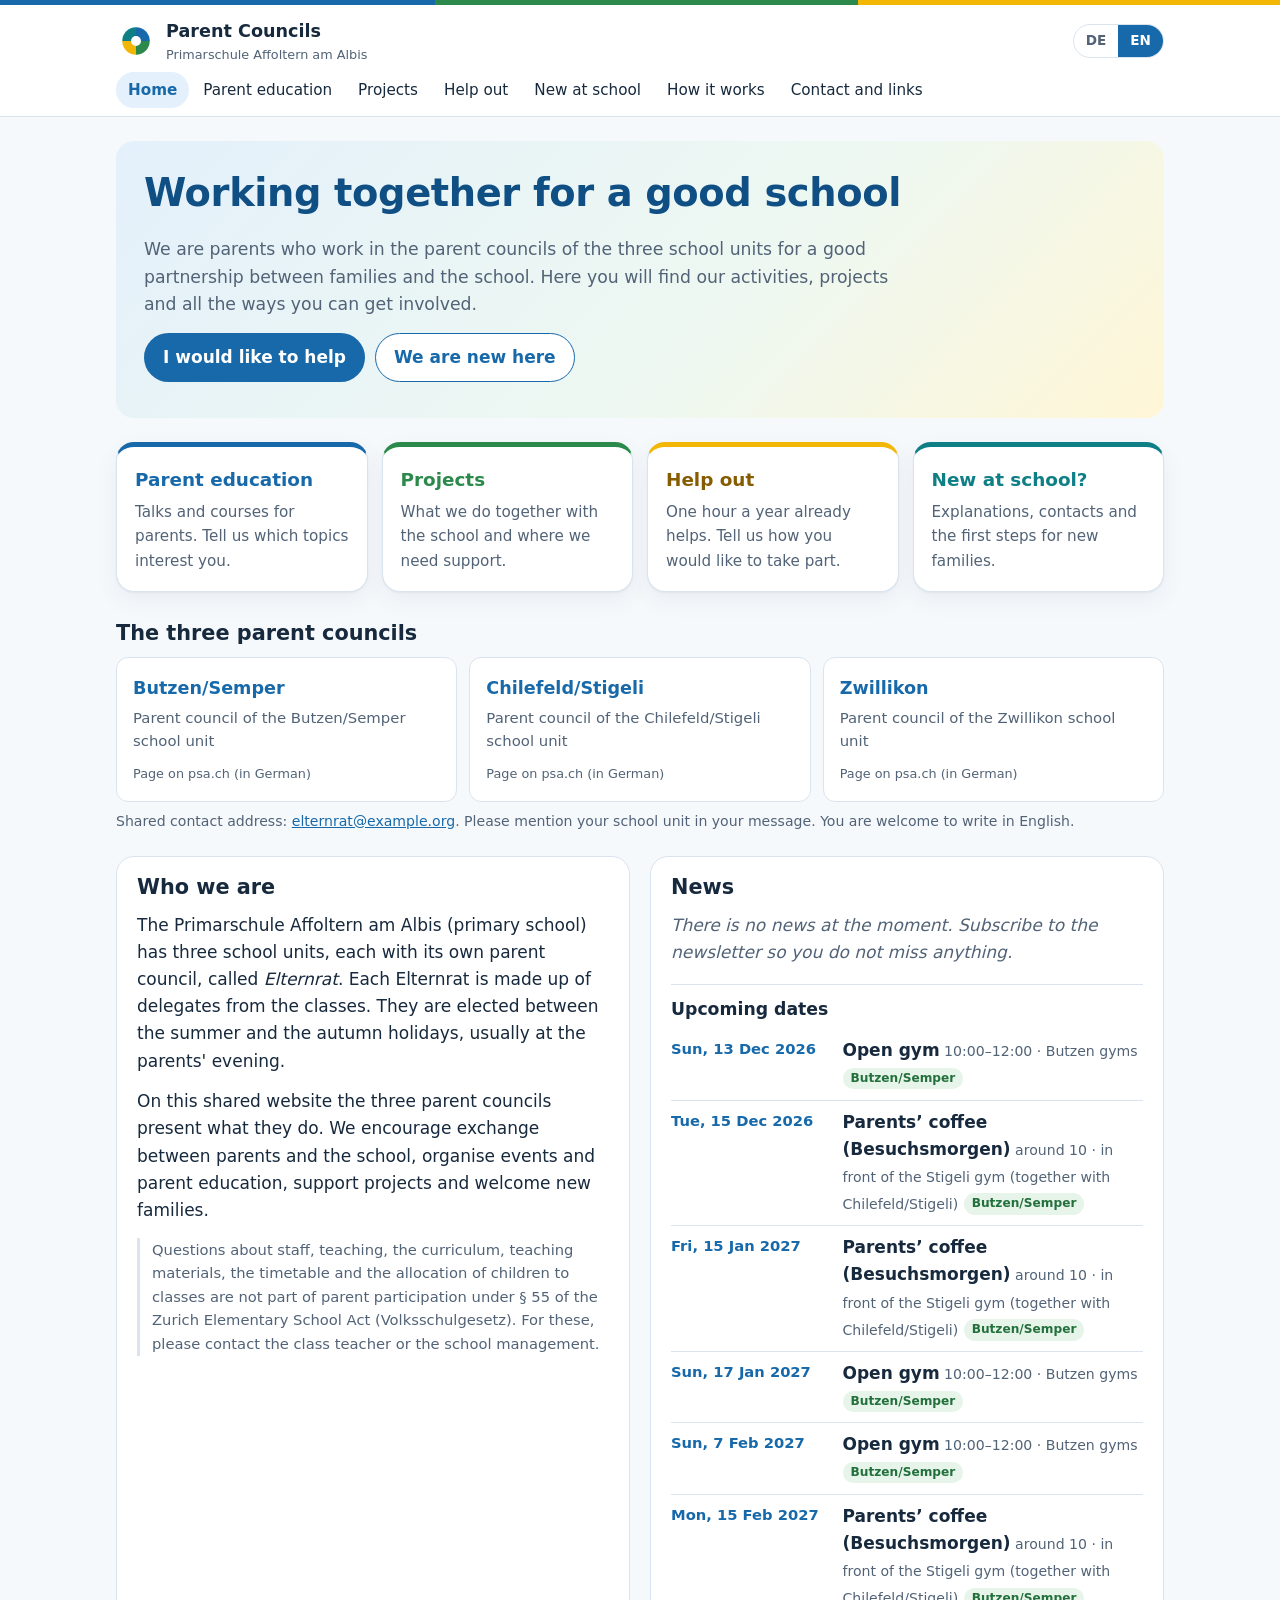
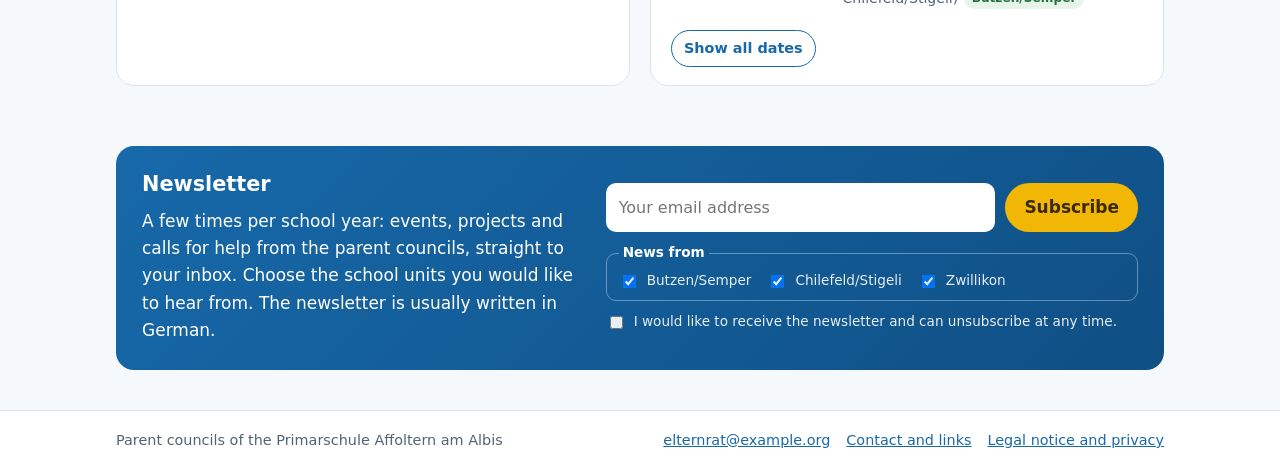
<file: website/en.html>
<!doctype html>
<html lang="en">
<head>
  <meta charset="utf-8">
  <meta name="viewport" content="width=device-width, initial-scale=1">
  <title>Parent Councils, Primarschule Affoltern am Albis</title>
  <meta name="description" content="Parent councils of the Primarschule Affoltern am Albis: parent education, projects, helping out, information for new families and newsletter.">
  <link rel="alternate" hreflang="de" href="index.html">
  <link rel="icon" href="favicon.svg" type="image/svg+xml">
  <link rel="stylesheet" href="styles.css">
</head>
<body>
  <a class="skip" href="#inhalt">Skip to content</a>

  <header class="site-header">
    <div class="wrap header-inner">
      <a class="brand" href="#start" data-tab="start">
        <span class="brand-mark" aria-hidden="true"></span>
        <span>
          <span class="brand-title">Parent Councils</span>
          <span class="brand-sub">Primarschule Affoltern am Albis</span>
        </span>
      </a>
      <div class="header-tools">
        <nav class="lang-switch" aria-label="Language">
          <a href="index.html" hreflang="de" lang="de" data-lang-link title="Deutsch">DE</a>
          <span aria-current="true">EN</span>
        </nav>
        <button class="menu-btn" type="button" aria-expanded="false" aria-controls="nav">Menu</button>
      </div>
    </div>
    <nav class="wrap nav" id="nav" aria-label="Main navigation">
      <a href="#start" data-tab="start">Home</a>
      <a href="#elternbildung" data-tab="elternbildung">Parent education</a>
      <a href="#projekte" data-tab="projekte">Projects</a>
      <a href="#mithelfen" data-tab="mithelfen">Help out</a>
      <a href="#neu" data-tab="neu">New at school</a>
      <a href="#so-gehts" data-tab="so-gehts">How it works</a>
      <a href="#kontakt" data-tab="kontakt">Contact and links</a>
    </nav>
  </header>

  <main id="inhalt" class="wrap" tabindex="-1">

    <!-- Home -->
    <section class="tab" id="tab-start" data-section="start">
      <div class="hero">
        <h1>Working together for a good school</h1>
        <p class="lead">We are parents who work in the parent councils of the three school units for a good partnership between families and the school. Here you will find our activities, projects and all the ways you can get involved.</p>
        <p class="actions">
          <a class="btn" href="#mithelfen" data-tab="mithelfen">I would like to help</a>
          <a class="btn btn-ghost" href="#neu" data-tab="neu">We are new here</a>
        </p>
      </div>

      <div class="tiles">
        <a class="tile t1" href="#elternbildung" data-tab="elternbildung">
          <strong>Parent education</strong>
          <span>Talks and courses for parents. Tell us which topics interest you.</span>
        </a>
        <a class="tile t2" href="#projekte" data-tab="projekte">
          <strong>Projects</strong>
          <span>What we do together with the school and where we need support.</span>
        </a>
        <a class="tile t3" href="#mithelfen" data-tab="mithelfen">
          <strong>Help out</strong>
          <span>One hour a year already helps. Tell us how you would like to take part.</span>
        </a>
        <a class="tile t4" href="#neu" data-tab="neu">
          <strong>New at school?</strong>
          <span>Explanations, contacts and the first steps for new families.</span>
        </a>
      </div>

      <h2>The three parent councils</h2>
      <div class="units">
        <a class="unit-card" href="https://www.psa.ch/sebutzenfs" target="_blank" rel="noopener"><strong>Butzen/Semper</strong><span>Parent council of the Butzen/Semper school unit</span><small>Page on psa.ch (in German)</small></a>
        <a class="unit-card" href="https://www.psa.ch/sechilefeldfs" target="_blank" rel="noopener"><strong>Chilefeld/Stigeli</strong><span>Parent council of the Chilefeld/Stigeli school unit</span><small>Page on psa.ch (in German)</small></a>
        <a class="unit-card" href="https://psa.ch/de/schule/elternbildung/sezwillikonfs" target="_blank" rel="noopener"><strong>Zwillikon</strong><span>Parent council of the Zwillikon school unit</span><small>Page on psa.ch (in German)</small></a>
      </div>
      <p class="meta">Shared contact address: <a data-email href="#"></a>. Please mention your school unit in your message. You are welcome to write in English.</p>

      <div class="grid-2">
        <section class="panel">
          <h2>Who we are</h2>
          <p>The Primarschule Affoltern am Albis (primary school) has three school units, each with its own parent council, called <em>Elternrat</em>. Each Elternrat is made up of delegates from the classes. They are elected between the summer and the autumn holidays, usually at the parents' evening.</p>
          <p>On this shared website the three parent councils present what they do. We encourage exchange between parents and the school, organise events and parent education, support projects and welcome new families.</p>
          <p class="note-line">Questions about staff, teaching, the curriculum, teaching materials, the timetable and the allocation of children to classes are not part of parent participation under § 55 of the Zurich Elementary School Act (Volksschulgesetz). For these, please contact the class teacher or the school management.</p>
        </section>
        <section class="panel">
          <h2>News</h2>
          <div id="news"></div>
          <h3 class="sub-h">Upcoming dates</h3>
          <div id="termine"></div>
        </section>
      </div>
    </section>

    <!-- Parent education -->
    <section class="tab" id="tab-elternbildung" data-section="elternbildung" hidden>
      <h1>Parent education</h1>
      <p class="lead">As children grow, so do the questions. We organise talks and discussion evenings on topics that matter to parents, and we collect good offers from the region.</p>

      <label class="unit-filter">School unit
        <select data-unit-filter>
          <option value="">Show all</option>
          <option>Butzen/Semper</option>
          <option>Chilefeld/Stigeli</option>
          <option>Zwillikon</option>
        </select>
      </label>
      <h2>Our next events</h2>
      <div id="events"></div>

      <section class="panel">
        <h2>Tell us your topics</h2>
        <p>Which topics interest you? The more parents reply, the better we can plan.</p>
        <form class="form" data-form="themen">
          <fieldset>
            <legend>Topics I am interested in</legend>
            <div class="check-grid">
              <label class="check"><input type="checkbox" name="themen" value="Kinder und Medien, Handy, Bildschirmzeit"> <span>Children and media, phones, screen time</span></label>
              <label class="check"><input type="checkbox" name="themen" value="Lernen zu Hause und Hausaufgaben"> <span>Learning at home and homework</span></label>
              <label class="check"><input type="checkbox" name="themen" value="Mobbing und Konflikte unter Kindern"> <span>Bullying and conflicts between children</span></label>
              <label class="check"><input type="checkbox" name="themen" value="Übertritt in die Sekundarschule"> <span>Moving on to secondary school</span></label>
              <label class="check"><input type="checkbox" name="themen" value="Mehrsprachigkeit in der Familie"> <span>Raising children with several languages</span></label>
              <label class="check"><input type="checkbox" name="themen" value="Ernährung und Bewegung"> <span>Nutrition and exercise</span></label>
              <label class="check"><input type="checkbox" name="themen" value="Taschengeld und Umgang mit Geld"> <span>Pocket money and handling money</span></label>
              <label class="check"><input type="checkbox" name="themen" value="Erste Hilfe bei Kindern"> <span>First aid for children</span></label>
              <label class="check"><input type="checkbox" name="themen" value="Grenzen setzen und Erziehung im Alltag"> <span>Setting limits and everyday parenting</span></label>
            </div>
          </fieldset>
          <label>Your own suggestion <span class="hint">optional</span><textarea name="vorschlag" rows="3" maxlength="1500"></textarea></label>
          <div class="row">
            <label>Which time suits you best?
              <select name="zeit">
                <option value="">no preference</option>
                <option value="Unter der Woche, abends">Weekday evenings</option>
                <option value="Samstagvormittag">Saturday mornings</option>
                <option value="Online">Online</option>
              </select>
            </label>
            <label>Email <span class="hint">optional, if we may invite you</span><input name="email" type="email" maxlength="200" autocomplete="email"></label>
          </div>
          <div class="row">
            <label>School unit
              <select name="schuleinheit">
                <option value="Alle Schuleinheiten">All school units</option>
                <option>Butzen/Semper</option>
                <option>Chilefeld/Stigeli</option>
                <option>Zwillikon</option>
              </select>
            </label>
          </div>
          <button type="submit" class="btn">Send topics</button>
          <p class="form-status" role="status" aria-live="polite"></p>
        </form>
      </section>

      <h2>Offers for parents in the region and in Switzerland</h2>
      <p class="meta">A selection of public and non-profit offers. Most pages are in German; some offer other languages. Course dates and prices are on the providers' websites.</p>
      <div class="link-grid">
        <a class="link-card" href="https://www.elternbildung.ch/agenda" target="_blank" rel="noopener">
          <strong>Elternbildung CH</strong>
          <span>Swiss umbrella organisation for parent education, with a calendar of courses and talks, some of them online.</span>
          <small>elternbildung.ch</small>
        </a>
        <a class="link-card" href="https://www.zh.ch/de/familie/angebote-fuer-familien-mit-kindern/elternbildung/kurse-und-veranstaltungen.html" target="_blank" rel="noopener">
          <strong>Parent education, Canton of Zurich</strong>
          <span>Courses and events for parents in the Canton of Zurich, compiled by the cantonal parent education office.</span>
          <small>zh.ch</small>
        </a>
        <a class="link-card" href="https://www.zh.ch/de/familie/angebote-fuer-familien-mit-kindern/elternbildung/kantonale-elternbildungsangebote.html" target="_blank" rel="noopener">
          <strong>Offers for parents who speak other languages</strong>
          <span>Cantonal programmes such as «Startklar» and «Deutsch für Eltern» (German for parents), as well as Femmes-Tische and Männer-Tische.</span>
          <small>zh.ch</small>
        </a>
        <a class="link-card" href="https://www.femmestische.ch" target="_blank" rel="noopener">
          <strong>Femmes-Tische and Männer-Tische</strong>
          <span>Moderated discussion groups for women and for men in small groups, often in the participants' own language. Information in many languages.</span>
          <small>femmestische.ch</small>
        </a>
        <a class="link-card" href="https://www.kinderschutz.ch" target="_blank" rel="noopener">
          <strong>Parenting course «Starke Eltern – Starke Kinder»</strong>
          <span>Course by Kinderschutz Schweiz (Child Protection Switzerland) on everyday parenting and resolving conflicts without violence, in person and online.</span>
          <small>kinderschutz.ch</small>
        </a>
        <a class="link-card" href="https://www.jugendundmedien.ch" target="_blank" rel="noopener">
          <strong>Jugend und Medien (Youth and Media)</strong>
          <span>Federal platform on media literacy with tips for parents by age group.</span>
          <small>jugendundmedien.ch</small>
        </a>
        <a class="link-card" href="https://www.projuventute.ch/de/elternberatung" target="_blank" rel="noopener">
          <strong>Pro Juventute parent counselling</strong>
          <span>Advice for parents around the clock and parent letters for the first years of life.</span>
          <small>projuventute.ch</small>
        </a>
        <a class="link-card" href="https://keo-zh.ch" target="_blank" rel="noopener">
          <strong>KEO, Canton of Zurich</strong>
          <span>Cantonal organisation for parent participation, with training and exchange for parent councils.</span>
          <small>keo-zh.ch</small>
        </a>
      </div>
    </section>

    <!-- Projects -->
    <section class="tab" id="tab-projekte" data-section="projekte" hidden>
      <h1>Projects</h1>
      <p class="lead">Together with the school we carry out projects that benefit children and families. For some of them we are still looking for support.</p>

      <label class="unit-filter">School unit
        <select data-unit-filter>
          <option value="">Show all</option>
          <option>Butzen/Semper</option>
          <option>Chilefeld/Stigeli</option>
          <option>Zwillikon</option>
        </select>
      </label>
      <h2>We are looking for support</h2>
      <div id="needs"></div>

      <h2>Current projects</h2>
      <div id="projects"></div>

      <h2>Ideas we are looking into</h2>
      <p>These ideas are still being planned. Would you like to help with one of them? Get in touch using the form below.</p>
      <div id="ideen" class="idea-grid"></div>

      <section class="panel">
        <h2>Get in touch if you would like to help</h2>
        <form class="form" data-form="projekt">
          <div class="row">
            <label>Name <input name="name" required maxlength="120" autocomplete="name"></label>
            <label>Email <input name="email" type="email" required maxlength="200" autocomplete="email"></label>
          </div>
          <div class="row">
            <label>Which project?
              <select name="projekt" id="project-select"><option value="Allgemein">I am open to anything</option></select>
            </label>
            <label>School unit
              <select name="schuleinheit">
                <option value="Alle Schuleinheiten">All school units</option>
                <option>Butzen/Semper</option>
                <option>Chilefeld/Stigeli</option>
                <option>Zwillikon</option>
              </select>
            </label>
          </div>
          <label>Message <span class="hint">optional, for example your child's class or when you have time</span><textarea name="nachricht" rows="3" maxlength="1500"></textarea></label>
          <label class="check"><input type="checkbox" name="einwilligung" required> <span>I agree that the parent council may use my details to organise this project.</span></label>
          <button type="submit" class="btn">I can help</button>
          <p class="form-status" role="status" aria-live="polite"></p>
        </form>
      </section>

      <section class="panel">
        <h2>Do you have an idea for a project?</h2>
        <p>Tell us what you would like for the school and how it could be done. The parent council of your school unit will discuss the idea at its next meeting and get back to you. Ideas for all three school units are discussed by the parent councils together.</p>
        <form class="form" data-form="idee">
          <label>Your idea <textarea name="idee" required rows="4" maxlength="2000"></textarea></label>
          <div class="row">
            <label>School unit
              <select name="schuleinheit">
                <option value="Alle Schuleinheiten">All school units</option>
                <option>Butzen/Semper</option>
                <option>Chilefeld/Stigeli</option>
                <option>Zwillikon</option>
              </select>
            </label>
          </div>
          <div class="row">
            <label>Name <span class="hint">optional</span><input name="name" maxlength="120" autocomplete="name"></label>
            <label>Email <span class="hint">so we can reply</span><input name="email" type="email" maxlength="200" autocomplete="email"></label>
          </div>
          <button type="submit" class="btn">Send idea</button>
          <p class="form-status" role="status" aria-live="polite"></p>
        </form>
      </section>
    </section>

    <!-- Help out -->
    <section class="tab" id="tab-mithelfen" data-section="mithelfen" hidden>
      <h1>Would you like to help the school?</h1>
      <p class="lead">Not everyone has time to sit on the parent council. But many people can help for an hour now and then, bake a cake or translate something. Tell us what we may ask you for. You decide each time whether it suits you.</p>

      <div class="help-grid">
        <div class="help-card"><strong>Events</strong><span>Setting up, running a stand or tidying up at sports day, Räbeliechtli (lantern parade), flea markets and celebrations.</span></div>
        <div class="help-card"><strong>Baking and food</strong><span>A cake for the cake stall or help with a Znüni (morning snack) campaign.</span></div>
        <div class="help-card"><strong>Translating</strong><span>Briefly translating for a family who does not speak much German yet.</span></div>
        <div class="help-card"><strong>Accompanying</strong><span>Going along on class outings or helping to make the way to school safer.</span></div>
        <div class="help-card"><strong>Showing your job or hobby</strong><span>Presenting your profession or a hobby to the children during a project week.</span></div>
        <div class="help-card"><strong>Joining the parent council</strong><span>Representing the parents of your child's class as a delegate.</span></div>
      </div>

      <section class="panel">
        <h2>I am happy to help</h2>
        <form class="form" data-form="helfen">
          <div class="row">
            <label>Name <input name="name" required maxlength="120" autocomplete="name"></label>
            <label>Email <input name="email" type="email" required maxlength="200" autocomplete="email"></label>
          </div>
          <div class="row">
            <label>Phone <span class="hint">optional</span><input name="telefon" type="tel" maxlength="40" autocomplete="tel"></label>
            <label>School unit
              <select name="schuleinheit">
                <option value="Weiss ich noch nicht">I don't know yet</option>
                <option>Butzen/Semper</option>
                <option>Chilefeld/Stigeli</option>
                <option>Zwillikon</option>
              </select>
            </label>
          </div>
          <fieldset>
            <legend>What may we ask you for?</legend>
            <div class="check-grid">
              <label class="check"><input type="checkbox" name="bereiche" value="Anlässe"> <span>Events</span></label>
              <label class="check"><input type="checkbox" name="bereiche" value="Backen und Verpflegung"> <span>Baking and food</span></label>
              <label class="check"><input type="checkbox" name="bereiche" value="Übersetzen"> <span>Translating</span></label>
              <label class="check"><input type="checkbox" name="bereiche" value="Begleitung"> <span>Accompanying</span></label>
              <label class="check"><input type="checkbox" name="bereiche" value="Beruf oder Hobby zeigen"> <span>Showing a job or hobby</span></label>
              <label class="check"><input type="checkbox" name="bereiche" value="Handwerk und Basteln"> <span>Crafts and DIY</span></label>
              <label class="check"><input type="checkbox" name="bereiche" value="IT und Technik"> <span>IT and technology</span></label>
              <label class="check"><input type="checkbox" name="bereiche" value="Interesse am Elternrat"> <span>Interest in the parent council</span></label>
            </div>
          </fieldset>
          <div class="row">
            <label>How often?
              <select name="haeufigkeit">
                <option value="Einmal pro Jahr">Once a year</option>
                <option value="Ab und zu eine Stunde">An hour now and then</option>
                <option value="Regelmässig">Regularly</option>
              </select>
            </label>
            <label>Languages you speak <span class="hint">optional</span><input name="sprachen" maxlength="120"></label>
          </div>
          <label class="check"><input type="checkbox" name="einwilligung" required> <span>I agree that the parent council may contact me about suitable tasks. I can withdraw at any time.</span></label>
          <button type="submit" class="btn">Sign up</button>
          <p class="form-status" role="status" aria-live="polite"></p>
        </form>
      </section>
    </section>

    <!-- New at school -->
    <section class="tab" id="tab-neu" data-section="neu" hidden>
      <h1>New at school?</h1>
      <p class="lead">Welcome to Affoltern am Albis! Starting at a new school raises many questions. Here you will find the most important answers and people who are glad to help.</p>

      <div class="panel info">
        <p><strong>Another language?</strong> You can read this website in your own language. In Chrome and Edge, right-click on the page and choose «Translate». In Safari on the iPhone, tap «Aa» in the address bar and then «Translate Website».</p>
      </div>

      <h2>The first steps</h2>
      <ol class="steps-list">
        <li><strong>Get to know the class teacher.</strong> The class teacher (<em>Klassenlehrperson</em>) is your first contact for all questions about your child.</li>
        <li><strong>Go to the parents' evening.</strong> There you will learn how the school year works and meet other parents.</li>
        <li><strong>Subscribe to the newsletter.</strong> That way you will not miss any parent council events.</li>
        <li><strong>Find a buddy family.</strong> A family who has lived here longer answers your questions and comes along to your first event.</li>
      </ol>

      <h2>Small glossary</h2>
      <p class="meta">You will see these German words in letters from the school.</p>
      <dl class="glossary">
        <div><dt>Klassenlehrperson (class teacher)</dt><dd>The teacher responsible for the class. The first contact for parents.</dd></div>
        <div><dt>Schulleitung (school management)</dt><dd>Leads a school unit. The next contact if a question cannot be settled with the class teacher.</dd></div>
        <div><dt>Elternabend (parents' evening)</dt><dd>An information evening held by the class teacher for the parents of a class, usually at the beginning of the school year.</dd></div>
        <div><dt>Elternrat (parent council)</dt><dd>Parents who organise events and projects together with the school and bring in the concerns of parents.</dd></div>
        <div><dt>Znüni (morning snack)</dt><dd>A small snack for the morning break, for example fruit, vegetables or bread.</dd></div>
        <div><dt>Schulergänzende Betreuung (childcare)</dt><dd>Care before and after lessons and at lunchtime. The school administration can give you details.</dd></div>
      </dl>
      <p>More terms and rules are explained by the school in the <a href="https://www.psa.ch/elternabc" target="_blank" rel="noopener">ABC of the Primarschule Affoltern am Albis</a> (in German).</p>

      <section class="panel">
        <h2>Parent buddy</h2>
        <p>Would you like to be accompanied by a family who has lived here longer? Or would you like to accompany a new family yourself? Get in touch with us.</p>
        <form class="form" data-form="buddy">
          <fieldset>
            <legend>I would like …</legend>
            <label class="check"><input type="radio" name="art" value="Wir sind neu und möchten begleitet werden" checked> <span>… to be accompanied. We are new here.</span></label>
            <label class="check"><input type="radio" name="art" value="Wir begleiten gerne eine neue Familie"> <span>… to accompany a new family.</span></label>
          </fieldset>
          <div class="row">
            <label>Name <input name="name" required maxlength="120" autocomplete="name"></label>
            <label>Email <input name="email" type="email" required maxlength="200" autocomplete="email"></label>
          </div>
          <div class="row">
            <label>Languages <span class="hint">for example English, Portuguese</span><input name="sprachen" maxlength="120"></label>
            <label>School unit
              <select name="schuleinheit">
                <option value="Weiss ich noch nicht">I don't know yet</option>
                <option>Butzen/Semper</option>
                <option>Chilefeld/Stigeli</option>
                <option>Zwillikon</option>
              </select>
            </label>
          </div>
          <label class="check"><input type="checkbox" name="einwilligung" required> <span>I agree that the parent council may pass on my name and email address to the family we are matched with.</span></label>
          <button type="submit" class="btn">Sign up</button>
          <p class="form-status" role="status" aria-live="polite"></p>
        </form>
      </section>

      <h2>Help and advice</h2>
      <ul class="plain">
        <li><strong>kjz Affoltern</strong> (child and youth support centre): free and confidential advice on parenting and family matters, and for mothers and fathers of young children. Im Winkel 2, 8910 Affoltern am Albis, phone 043 259 93 33. <a href="https://www.zh.ch/de/bildungsdirektion/amt-fuer-jugend-und-berufsberatung/kjz-affoltern.html" target="_blank" rel="noopener">Website</a></li>
        <li><strong>Elternnotruf</strong> (parents' helpline): advice around the clock, phone 0848 35 45 55. <a href="https://www.elternnotruf.ch" target="_blank" rel="noopener">elternnotruf.ch</a></li>
        <li><strong>Pro Juventute parent counselling</strong>: phone 058 261 61 61, around the clock. <a href="https://www.projuventute.ch/de/elternberatung" target="_blank" rel="noopener">projuventute.ch</a></li>
      </ul>
    </section>

    <!-- How it works -->
    <section class="tab" id="tab-so-gehts" data-section="so-gehts" hidden>
      <h1>How it works</h1>
      <p class="lead">A short guide to this website and to the ways you can get involved.</p>

      <ol class="tutorial">
        <li>
          <h2>Stay informed</h2>
          <p>Subscribe to our newsletter at the bottom of every page. A few times per school year you will receive an email with events, projects and calls for help. You can unsubscribe at any time with one click.</p>
          <a class="btn btn-small btn-ghost" href="#newsletter">Go to the newsletter</a>
        </li>
        <li>
          <h2>Parent education</h2>
          <p>Under «Parent education» you will find our next talks and offers from the region. Use the form to tell us which topics interest you. We plan the next events based on your answers.</p>
          <a class="btn btn-small btn-ghost" href="#elternbildung" data-tab="elternbildung">Go to parent education</a>
        </li>
        <li>
          <h2>Help with a project</h2>
          <p>Under «Projects» you can see where we need support right now, for example: «Sports day, 6 people from 8 am to 12 noon». Choose the project in the form and send it. We will get back to you with all the details.</p>
          <a class="btn btn-small btn-ghost" href="#projekte" data-tab="projekte">Go to projects</a>
        </li>
        <li>
          <h2>Sign up as a helper</h2>
          <p>Under «Help out» you tell us what we may ask you for and how often. We will only write to you when something suits you. Saying no is always fine.</p>
          <a class="btn btn-small btn-ghost" href="#mithelfen" data-tab="mithelfen">Go to help out</a>
        </li>
        <li>
          <h2>Share an idea or a concern</h2>
          <p>Send ideas for the school under «Projects». The parent council of your school unit discusses every idea at its meeting and gets back to you. Please discuss questions about your child, about teachers or about lessons with the class teacher or the school management.</p>
        </li>
        <li>
          <h2>Join the parent council</h2>
          <p>Each school unit has its own parent council. Delegates are elected between the summer and the autumn holidays, usually at your class's parents' evening. If you could imagine taking part, tick «Interest in the parent council» under «Help out». We will contact you before the parents' evening.</p>
        </li>
        <li>
          <h2>What happens to my details?</h2>
          <p>The forms send your details by email to the shared address of the parent councils. We pass them on to the parent council of your school unit, use them only for the purpose stated and delete them at any time on request. More in the <a href="#impressum" data-tab="impressum">legal notice and privacy</a> section.</p>
        </li>
      </ol>
    </section>

    <!-- Contact and links -->
    <section class="tab" id="tab-kontakt" data-section="kontakt" hidden>
      <h1>Contact and links</h1>

      <div class="grid-2">
        <section class="panel">
          <h2>Parent councils</h2>
          <p>Shared address of the three parent councils: <a data-email href="#"></a>. Please mention your school unit so that we can forward your message. You are welcome to write in English.</p>
          <p id="fb-contact"></p>
          <p>The three parent councils on the school's website (in German):</p>
          <ul class="plain">
            <li><a href="https://www.psa.ch/sebutzenfs" target="_blank" rel="noopener">Parent council Butzen/Semper</a></li>
            <li><a href="https://www.psa.ch/sechilefeldfs" target="_blank" rel="noopener">Parent council Chilefeld/Stigeli</a></li>
            <li><a href="https://psa.ch/de/schule/elternbildung/sezwillikonfs" target="_blank" rel="noopener">Parent council Zwillikon</a></li>
          </ul>
        </section>

        <section class="panel">
          <h2>Primarschule Affoltern am Albis</h2>
          <address>
            Schulverwaltung (school administration)<br>
            Obere Seewadelstrasse 14<br>
            8910 Affoltern am Albis<br>
            Phone <a href="tel:+41433226010">043 322 60 10</a><br>
            <a href="mailto:primarschule@stadtaffoltern.ch">primarschule@stadtaffoltern.ch</a>
          </address>
          <p class="meta">Opening hours according to the school's website: Monday to Friday 8.00 to 11.30, and Monday and Thursday also 13.30 to 17.00.</p>
          <p><a href="https://www.psa.ch" target="_blank" rel="noopener">psa.ch</a> · <a href="https://www.psa.ch/elternabc" target="_blank" rel="noopener">School ABC</a></p>
        </section>
      </div>

      <h2>Important addresses</h2>
      <div class="link-grid">
        <a class="link-card" href="https://www.zh.ch/de/bildungsdirektion/amt-fuer-jugend-und-berufsberatung/kjz-affoltern.html" target="_blank" rel="noopener">
          <strong>kjz Affoltern</strong>
          <span>Advice on parenting and family matters, and for mothers and fathers of young children. Im Winkel 2, 8910 Affoltern am Albis, 043 259 93 33.</span>
          <small>zh.ch</small>
        </a>
        <a class="link-card" href="https://www.stadtaffoltern.ch/lebenssituationen/62587" target="_blank" rel="noopener">
          <strong>Town of Affoltern am Albis: family and children</strong>
          <span>Services and contacts for families in Affoltern.</span>
          <small>stadtaffoltern.ch</small>
        </a>
        <a class="link-card" href="https://www.elternnotruf.ch" target="_blank" rel="noopener">
          <strong>Elternnotruf (parents' helpline)</strong>
          <span>Advice for parents around the clock, 0848 35 45 55.</span>
          <small>elternnotruf.ch</small>
        </a>
        <a class="link-card" href="https://www.projuventute.ch/de/elternberatung" target="_blank" rel="noopener">
          <strong>Pro Juventute parent counselling</strong>
          <span>Advice around the clock, 058 261 61 61.</span>
          <small>projuventute.ch</small>
        </a>
        <a class="link-card" href="https://www.elternbildung.ch" target="_blank" rel="noopener">
          <strong>Elternbildung CH</strong>
          <span>Courses, talks and information for parents throughout Switzerland.</span>
          <small>elternbildung.ch</small>
        </a>
        <a class="link-card" href="https://www.zh.ch/de/familie/angebote-fuer-familien-mit-kindern/elternbildung.html" target="_blank" rel="noopener">
          <strong>Parent education, Canton of Zurich</strong>
          <span>Cantonal offers and an overview of courses for parents.</span>
          <small>zh.ch</small>
        </a>
        <a class="link-card" href="https://keo-zh.ch" target="_blank" rel="noopener">
          <strong>KEO, Canton of Zurich</strong>
          <span>Umbrella organisation for parent participation in the Canton of Zurich.</span>
          <small>keo-zh.ch</small>
        </a>
        <a class="link-card" href="https://www.jugendundmedien.ch" target="_blank" rel="noopener">
          <strong>Jugend und Medien (Youth and Media)</strong>
          <span>Media literacy: tips for parents.</span>
          <small>jugendundmedien.ch</small>
        </a>
      </div>
      <p class="meta">Emergencies: police 117, ambulance 144, advice for children and young people 147.</p>
    </section>

    <!-- Legal notice and privacy -->
    <section class="tab" id="tab-impressum" data-section="impressum" hidden>
      <h1>Legal notice and privacy</h1>
      <section class="panel">
        <h2>Responsible for this website</h2>
        <p>The parent councils of the Primarschule Affoltern am Albis: Butzen/Semper, Chilefeld/Stigeli and Zwillikon. The parent councils are the bodies for parent participation in the school units. This website is not a service of the school administration.</p>
        <p>Contact: <a data-email href="#"></a></p>
        <div class="table-wrap">
          <table>
            <thead><tr><th>Parent council</th><th>Responsible for the content</th></tr></thead>
            <tbody id="responsible"></tbody>
          </table>
        </div>
      </section>
      <section class="panel">
        <h2>Privacy</h2>
        <p>This website does not set cookies, does not use analytics or advertising services and does not embed content from Facebook or other social networks. Links to other websites open their pages; their privacy policies apply there.</p>
        <p>When you use a form, your details are sent by email to the shared address of the parent councils. We use them only for the purpose you state in the form, pass them on to the parent council of your school unit and do not share them with third parties. We delete details about tasks and events at the latest at the end of the school year, unless you explicitly wish to stay on our list of helpers.</p>
        <p id="privacy-google" hidden>For signing up for tasks we use a Google form. Your details are stored in a Google account of the parent councils and are visible only to the parent councils. This website only shows the number of sign-ups, never your name. Google may also process the data outside Switzerland.</p>
        <p>For the newsletter we store your email address and the school units you have chosen. You can unsubscribe at any time.</p>
        <p>You can ask at any time what details we hold about you and request that they be corrected or deleted. Please write to <a data-email href="#"></a>.</p>
        <p class="meta">The German version of this page is authoritative.</p>
      </section>
    </section>

    <!-- Newsletter, visible on every page -->
    <section class="newsletter" id="newsletter">
      <div>
        <h2>Newsletter</h2>
        <p>A few times per school year: events, projects and calls for help from the parent councils, straight to your inbox. Choose the school units you would like to hear from. The newsletter is usually written in German.</p>
      </div>
      <form class="newsletter-form" id="newsletter-form">
        <label class="visually-hidden" for="nl-email">Email address</label>
        <input id="nl-email" name="email" type="email" required placeholder="Your email address" autocomplete="email">
        <button type="submit" class="btn">Subscribe</button>
        <fieldset class="nl-units">
          <legend>News from</legend>
          <label class="check small"><input type="checkbox" name="einheiten" value="Butzen/Semper" checked> <span>Butzen/Semper</span></label>
          <label class="check small"><input type="checkbox" name="einheiten" value="Chilefeld/Stigeli" checked> <span>Chilefeld/Stigeli</span></label>
          <label class="check small"><input type="checkbox" name="einheiten" value="Zwillikon" checked> <span>Zwillikon</span></label>
        </fieldset>
        <label class="check small"><input type="checkbox" name="einwilligung" required> <span>I would like to receive the newsletter and can unsubscribe at any time.</span></label>
        <p class="form-status" role="status" aria-live="polite"></p>
      </form>
    </section>
  </main>

  <footer class="site-footer">
    <div class="wrap footer-inner">
      <p>Parent councils of the Primarschule Affoltern am Albis</p>
      <p class="footer-links">
        <a data-email href="#"></a>
        <a id="fb-footer" class="fb" href="#" target="_blank" rel="noopener" hidden>Facebook</a>
        <a href="#kontakt" data-tab="kontakt">Contact and links</a>
        <a href="#impressum" data-tab="impressum">Legal notice and privacy</a>
      </p>
    </div>
  </footer>

  <script src="config.js"></script>
  <script src="content.js"></script>
  <script src="main.js"></script>
</body>
</html>
</file>
<file: website/styles.css>
:root {
  --bg: #f6f9fc;
  --surface: #ffffff;
  --soft: #edf4fb;
  --text: #17293d;
  --muted: #526377;
  --line: #d9e4ee;
  --primary: #1769aa;
  --primary-dark: #0f4f84;
  --on-primary: #ffffff;
  --primary-soft: #e4f0fb;
  --green: #2b8a4b;
  --green-soft: #e6f4ea;
  --yellow: #f2b705;
  --yellow-text: #865c00;
  --yellow-soft: #fff6d6;
  --teal: #0f7f86;
  --c1: var(--primary);
  --c2: var(--green);
  --c3: var(--yellow);
  --c4: var(--teal);
  --ok: #23703c;
  --ok-bg: #e6f4ea;
  --err: #b3261e;
  --err-bg: #fbe8e6;
  --radius: 18px;
  --shadow: 0 1px 2px rgba(23, 41, 61, .05), 0 8px 24px rgba(23, 41, 61, .06);
  color-scheme: light;
}

* { box-sizing: border-box; }
[hidden] { display: none !important; }
html { scroll-padding-top: 120px; }
body { margin: 0; font: 17px/1.6 system-ui, -apple-system, "Segoe UI", Roboto, "Helvetica Neue", Arial, sans-serif; background: var(--bg); color: var(--text); }
a { color: var(--primary); }
h1, h2, h3 { line-height: 1.25; margin: 0 0 .5em; }
h1 { font-size: clamp(1.7rem, 4.5vw, 2.4rem); margin-top: 1em; letter-spacing: -0.01em; color: var(--primary-dark); }
h2 { font-size: 1.3rem; margin-top: 1.4em; }
h3 { font-size: 1.08rem; }
p { margin: 0 0 .8em; }
address { font-style: normal; margin-bottom: .8em; }
.wrap { max-width: 1080px; margin: 0 auto; padding: 0 16px; }
main { outline: none; padding-bottom: 40px; }
.skip { position: absolute; left: -999px; }
.skip:focus { left: 16px; top: 8px; z-index: 20; background: var(--surface); padding: 8px 12px; }
.visually-hidden { position: absolute; width: 1px; height: 1px; overflow: hidden; clip: rect(0 0 0 0); white-space: nowrap; }

/* Kopfzeile */
.site-header { background: var(--surface); border-bottom: 1px solid var(--line); position: sticky; top: 0; z-index: 10; }
.site-header::before { content: ""; display: block; height: 5px; background: linear-gradient(90deg, var(--primary) 0 34%, var(--green) 34% 67%, var(--yellow) 67%); }
.header-tools { display: flex; align-items: center; gap: 8px; }
.lang-switch { display: inline-flex; border: 1px solid var(--line); border-radius: 999px; overflow: hidden; font-size: .85rem; font-weight: 700; }
.lang-switch a, .lang-switch span { padding: 5px 12px; text-decoration: none; color: var(--muted); }
.lang-switch [aria-current] { background: var(--primary); color: var(--on-primary); }
.header-inner { display: flex; align-items: center; justify-content: space-between; gap: 12px; padding-top: 12px; padding-bottom: 6px; }
.brand { display: flex; align-items: center; gap: 10px; text-decoration: none; color: var(--text); }
.brand-mark { width: 40px; height: 40px; border-radius: 12px; flex-shrink: 0; background: url(favicon.svg) center / cover no-repeat; }
.brand-title { display: block; font-weight: 750; font-size: 1.1rem; }
.brand-sub { display: block; font-size: .8rem; color: var(--muted); }
.menu-btn { display: none; border: 1px solid var(--line); background: var(--surface); color: var(--text); border-radius: 999px; padding: 6px 12px; font: inherit; font-size: .9rem; }
.nav { display: flex; flex-wrap: wrap; gap: 2px; padding-bottom: 8px; }
.nav a { padding: 6px 12px; border-radius: 999px; text-decoration: none; color: var(--text); font-size: .95rem; }
.nav a:hover { background: var(--soft); }
.nav a.active { background: var(--primary-soft); color: var(--primary); font-weight: 650; }

@media (max-width: 820px) {
  .menu-btn { display: inline-block; }
  .nav { display: none; flex-direction: column; padding-bottom: 12px; }
  .nav.open { display: flex; }
  .nav a { padding: 10px 12px; }
}

/* Inhalte */
.hero { margin-top: 24px; padding: 28px 28px 22px; border-radius: var(--radius); background: linear-gradient(135deg, var(--primary-soft) 0%, #eef8f1 60%, var(--yellow-soft) 100%); }
.hero h1 { margin-top: 0; color: var(--primary-dark); }
.lead { color: var(--muted); font-size: 1.08rem; max-width: 68ch; }
.actions { display: flex; flex-wrap: wrap; gap: 10px; }
.tiles { display: grid; grid-template-columns: repeat(auto-fit, minmax(220px, 1fr)); gap: 14px; margin: 24px 0; }
.tile { display: flex; flex-direction: column; gap: 6px; padding: 18px; background: var(--surface); border: 1px solid var(--line); border-top: 5px solid var(--tc); border-radius: var(--radius); box-shadow: var(--shadow); text-decoration: none; color: var(--text); }
.tile strong { font-size: 1.15rem; color: var(--tt, var(--tc)); }
.tile span { color: var(--muted); font-size: .95rem; }
.tile:hover { border-color: var(--tc); }
.t1 { --tc: var(--c1); }
.t2 { --tc: var(--c2); }
.t3 { --tc: var(--c3); --tt: var(--yellow-text); }
.t4 { --tc: var(--c4); }
.grid-2 { display: grid; grid-template-columns: repeat(auto-fit, minmax(300px, 1fr)); gap: 20px; }
.panel { background: var(--surface); border: 1px solid var(--line); border-radius: var(--radius); padding: 18px 20px; margin: 20px 0; }
.panel > h2:first-child { margin-top: 0; }
.panel > :last-child { margin-bottom: 0; }
.info { background: var(--yellow-soft); border-color: transparent; }
.card { background: var(--surface); border: 1px solid var(--line); border-radius: var(--radius); padding: 16px 18px; margin-bottom: 12px; box-shadow: var(--shadow); }
.card > :last-child { margin-bottom: 0; }
.item { padding: 10px 0; border-bottom: 1px solid var(--line); }
.item:last-child { border-bottom: 0; }
.meta { color: var(--muted); font-size: .88rem; margin-bottom: 4px; }
.empty { color: var(--muted); font-style: italic; }
.note-line { color: var(--muted); font-size: .92rem; border-left: 3px solid var(--line); padding-left: 12px; }

.link-grid { display: grid; grid-template-columns: repeat(auto-fill, minmax(250px, 1fr)); gap: 12px; margin-bottom: 16px; }
.link-card { display: flex; flex-direction: column; gap: 4px; padding: 16px; background: var(--surface); border: 1px solid var(--line); border-radius: 12px; text-decoration: none; color: var(--text); }
.link-card strong { color: var(--primary); }
.link-card span { font-size: .93rem; color: var(--muted); }
.link-card small { margin-top: auto; padding-top: 6px; color: var(--muted); font-size: .8rem; }
.link-card:hover { border-color: var(--primary); }

.help-grid { display: grid; grid-template-columns: repeat(auto-fill, minmax(220px, 1fr)); gap: 12px; margin: 16px 0; }
.help-card { display: flex; flex-direction: column; gap: 4px; padding: 16px; background: var(--surface); border: 1px solid var(--line); border-left: 5px solid var(--yellow); border-radius: 14px; }
.help-card span { color: var(--muted); font-size: .93rem; }

.steps-list { padding-left: 1.3em; }
.steps-list li { margin-bottom: 8px; }
.glossary { margin: 0 0 12px; }
.glossary div { padding: 10px 0; border-bottom: 1px solid var(--line); }
.glossary dt { font-weight: 700; }
.glossary dd { margin: 2px 0 0; }
.plain { padding-left: 1.2em; }
.plain li { margin-bottom: 8px; }

.tutorial { list-style: none; padding: 0; margin: 0; counter-reset: step; display: grid; gap: 12px; }
.tutorial li { position: relative; background: var(--surface); border: 1px solid var(--line); border-radius: var(--radius); padding: 16px 18px 16px 64px; counter-increment: step; }
.tutorial li::before { content: counter(step); position: absolute; left: 18px; top: 16px; width: 32px; height: 32px; border-radius: 50%; background: var(--green); color: var(--on-primary); font-weight: 700; display: grid; place-items: center; }
.tutorial h2 { margin: 2px 0 6px; font-size: 1.12rem; }
.tutorial li > :last-child { margin-bottom: 0; }

/* Schuleinheiten */
.units { display: grid; grid-template-columns: repeat(auto-fit, minmax(220px, 1fr)); gap: 12px; margin-bottom: 8px; }
.unit-card { display: flex; flex-direction: column; gap: 4px; padding: 16px; background: var(--surface); border: 1px solid var(--line); border-radius: 12px; text-decoration: none; color: var(--text); }
.unit-card strong { font-size: 1.1rem; color: var(--primary); }
.unit-card span { color: var(--muted); font-size: .93rem; }
.unit-card small { color: var(--muted); font-size: .8rem; margin-top: auto; padding-top: 6px; }
.unit-card:hover { border-color: var(--primary); }
.tag { display: inline-block; font-size: .76rem; font-weight: 650; padding: 1px 8px; border-radius: 99px; background: var(--green-soft); color: var(--ok); vertical-align: middle; }
.unit-filter { max-width: 280px; margin: 8px 0 4px; }
.table-wrap { overflow-x: auto; }
table { width: 100%; border-collapse: collapse; font-size: .95rem; }
th, td { text-align: left; padding: 8px 10px; border-bottom: 1px solid var(--line); }
th { font-size: .82rem; color: var(--muted); }
.nl-units { grid-column: 1 / -1; border-color: rgba(255, 255, 255, .35); display: flex; flex-wrap: wrap; gap: 4px 16px; padding: 6px 12px 8px; }
.nl-units legend { font-size: .85rem; font-weight: 600; }

/* Aufrufe mit Schichten */
.bar { height: 8px; border-radius: 4px; background: var(--soft); overflow: hidden; margin: 2px 0 10px; }
.bar i { display: block; height: 100%; width: 0; background: var(--green); border-radius: 4px; }
.shifts { list-style: none; padding: 0; margin: 0; }
.shift { display: flex; flex-wrap: wrap; justify-content: space-between; align-items: center; gap: 8px 16px; padding: 10px 0; border-top: 1px solid var(--line); }
.shift.full { opacity: .7; }

/* Termine und Ideen */
.sub-h { margin-top: 18px; padding-top: 14px; border-top: 1px solid var(--line); }
.dates { list-style: none; padding: 0; margin: 0 0 10px; }
.dates li { display: grid; grid-template-columns: 9.5em 1fr; gap: 10px; padding: 8px 0; border-bottom: 1px solid var(--line); }
.dates li:last-child { border-bottom: 0; }
.dates time { font-weight: 700; color: var(--primary); font-size: .92rem; }
@media (max-width: 480px) { .dates li { grid-template-columns: 1fr; gap: 2px; } }
.idea-grid { display: grid; grid-template-columns: repeat(auto-fill, minmax(240px, 1fr)); gap: 12px; }
.idea-card { display: flex; flex-direction: column; gap: 4px; padding: 16px; background: var(--surface); border: 1px dashed var(--primary); border-radius: 14px; }
.idea-card h3 { margin: 0; }
.idea-card p { margin: 0; color: var(--muted); font-size: .95rem; }
.idea-card .btn { margin-top: auto; align-self: flex-start; }

/* Formulare */
.form { display: grid; gap: 14px; max-width: 760px; }
.row { display: grid; grid-template-columns: repeat(auto-fit, minmax(220px, 1fr)); gap: 12px; }
label { display: grid; gap: 4px; font-weight: 600; font-size: .95rem; }
.hint { font-weight: 400; color: var(--muted); font-size: .85rem; }
input, textarea, select { font: inherit; font-size: 1rem; font-weight: 400; padding: 10px 12px; border: 1px solid var(--line); border-radius: 10px; background: var(--surface); color: var(--text); width: 100%; }
input:focus, textarea:focus, select:focus, a:focus-visible, button:focus-visible { outline: 3px solid color-mix(in srgb, var(--primary) 45%, transparent); outline-offset: 1px; }
fieldset { border: 1px solid var(--line); border-radius: 10px; padding: 10px 14px 12px; margin: 0; display: grid; gap: 6px; }
legend { font-weight: 650; padding: 0 4px; }
.check { display: flex; gap: 8px; align-items: flex-start; font-weight: 400; }
.check input { width: auto; margin-top: 5px; flex-shrink: 0; }
.check.small { font-size: .85rem; color: var(--muted); }
.check-grid { display: grid; grid-template-columns: repeat(auto-fill, minmax(230px, 1fr)); gap: 4px 14px; }

.btn { display: inline-flex; align-items: center; justify-content: center; border: 1px solid transparent; border-radius: 999px; padding: 10px 18px; font: inherit; font-weight: 650; background: var(--primary); color: var(--on-primary); text-decoration: none; cursor: pointer; }
.form > .btn { justify-self: start; }
.btn-ghost { background: var(--surface); color: var(--primary); border-color: var(--primary); }
.btn:hover { filter: brightness(1.06); }
.btn-small { padding: 6px 12px; font-size: .9rem; }
.form-status:empty { display: none; }
.form-status { margin: 0; padding: 10px 12px; border-radius: 10px; }
.form-status.ok { background: var(--ok-bg); color: var(--ok); }
.form-status.error { background: var(--err-bg); color: var(--err); }

/* Newsletter */
.newsletter { display: grid; grid-template-columns: 1fr 1.2fr; gap: 20px; align-items: center; margin: 40px 0 0; padding: 26px; border-radius: var(--radius); background: linear-gradient(135deg, var(--primary) 0%, var(--primary-dark) 100%); color: var(--on-primary); }
.newsletter h2 { color: var(--on-primary); }
.newsletter h2 { margin-top: 0; }
.newsletter p { margin-bottom: 0; }
.newsletter-form { display: grid; grid-template-columns: 1fr auto; gap: 10px; }
.newsletter-form input[type=email] { border-color: transparent; }
.newsletter-form .btn { background: var(--yellow); color: #3b2a00; }
.newsletter-form .check, .newsletter-form .form-status { grid-column: 1 / -1; }
.newsletter-form .check.small { color: inherit; opacity: .9; }
.newsletter .form-status.ok { background: rgba(255, 255, 255, .18); color: inherit; }
@media (max-width: 720px) {
  .newsletter { grid-template-columns: 1fr; }
  .newsletter-form { grid-template-columns: 1fr; }
}

/* Fusszeile */
.site-footer { border-top: 1px solid var(--line); background: var(--surface); color: var(--muted); font-size: .9rem; margin-top: 40px; }
.footer-inner { display: flex; flex-wrap: wrap; justify-content: space-between; gap: 8px 20px; padding-top: 18px; padding-bottom: 18px; }
.footer-inner p { margin: 0; }
.footer-links { display: flex; flex-wrap: wrap; gap: 16px; }
</file>
